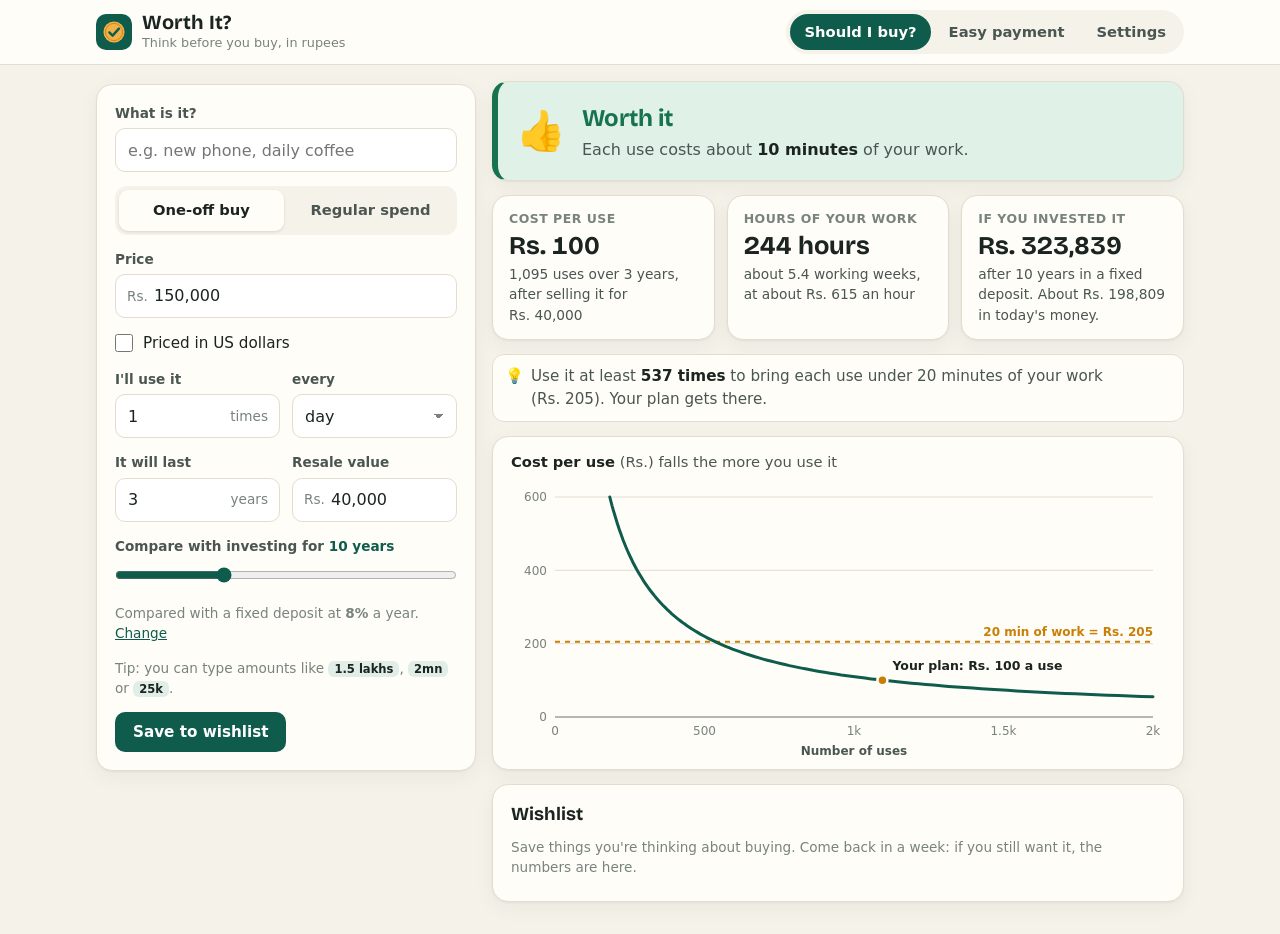
<file: worth-it/index.html>
<!doctype html>
<html lang="en">
<head>
<meta charset="utf-8">
<meta name="viewport" content="width=device-width, initial-scale=1, viewport-fit=cover">
<title>Worth It?</title>
<meta name="description" content="Should I buy it? Cost per use, hours of your work, what the money could grow to, and the true rate on easy payment plans, in rupees.">
<meta name="theme-color" content="#0f5c4c">
<link rel="manifest" href="manifest.webmanifest">
<link rel="icon" href="icon.svg" type="image/svg+xml">
<link rel="apple-touch-icon" href="icon-192.png">
<link rel="preconnect" href="https://fonts.googleapis.com">
<link rel="preconnect" href="https://fonts.gstatic.com" crossorigin>
<link rel="stylesheet" href="https://fonts.googleapis.com/css2?family=Bricolage+Grotesque:opsz,wght@12..96,500;12..96,700&display=swap">
<link rel="stylesheet" href="styles.css">
</head>
<body>
<header class="top">
  <div class="top-inner">
    <a class="brand" href="#buy">
      <img class="brand-mark" src="icon.svg" alt="" width="36" height="36">
      <span><b>Worth It?</b><small>Think before you buy, in rupees</small></span>
    </a>
    <nav class="tabs" aria-label="Sections">
      <a href="#buy" data-view="buy">Should I buy?</a>
      <a href="#emi" data-view="emi">Easy payment</a>
      <a href="#settings" data-view="settings">Settings</a>
    </nav>
  </div>
</header>

<main>
  <!-- Should I buy? -->
  <section class="view" id="view-buy" aria-labelledby="buy-h">
    <h1 class="visually-hidden" id="buy-h">Should I buy it?</h1>
    <div class="layout">
      <form class="card inputs" id="buy-form" autocomplete="off" onsubmit="return false">
        <label class="field">
          <span class="label">What is it?</span>
          <input type="text" data-bind="buy.name" placeholder="e.g. new phone, daily coffee" maxlength="60">
        </label>

        <fieldset class="seg">
          <legend class="visually-hidden">Kind of spending</legend>
          <label><input type="radio" name="kind" value="once" data-bind="buy.kind"><span>One-off buy</span></label>
          <label><input type="radio" name="kind" value="habit" data-bind="buy.kind"><span>Regular spend</span></label>
        </fieldset>

        <div id="once-fields" class="stack">
          <label class="field" id="rs-price-field">
            <span class="label">Price</span>
            <span class="affix"><i>Rs.</i><input type="text" inputmode="decimal" data-bind="buy.price" data-type="money" placeholder="150,000"></span>
          </label>
          <label class="check"><input type="checkbox" data-bind="buy.usd"> Priced in US dollars</label>
          <div id="usd-fields" class="row2">
            <label class="field">
              <span class="label">Price in dollars</span>
              <span class="affix"><i>$</i><input type="text" inputmode="decimal" data-bind="buy.usdPrice" data-type="money"></span>
            </label>
            <label class="field">
              <span class="label">Rupees per dollar</span>
              <span class="affix"><i>Rs.</i><input type="text" inputmode="decimal" data-bind="settings.usdRate" data-type="money"></span>
            </label>
          </div>
          <div class="row2">
            <label class="field">
              <span class="label">I'll use it</span>
              <span class="affix"><input type="text" inputmode="decimal" data-bind="buy.uses" data-type="money"><i>times</i></span>
            </label>
            <label class="field">
              <span class="label">every</span>
              <select data-bind="buy.per">
                <option value="day">day</option>
                <option value="week">week</option>
                <option value="month">month</option>
                <option value="year">year</option>
              </select>
            </label>
          </div>
          <div class="row2">
            <label class="field">
              <span class="label">It will last</span>
              <span class="affix"><input type="text" inputmode="decimal" data-bind="buy.years" data-type="money"><i>years</i></span>
            </label>
            <label class="field">
              <span class="label">Resale value</span>
              <span class="affix"><i>Rs.</i><input type="text" inputmode="decimal" data-bind="buy.resale" data-type="money" placeholder="0"></span>
            </label>
          </div>
        </div>

        <div id="habit-fields" class="stack">
          <label class="field">
            <span class="label">Cost each time</span>
            <span class="affix"><i>Rs.</i><input type="text" inputmode="decimal" data-bind="buy.cost" data-type="money" placeholder="500"></span>
          </label>
          <div class="row2">
            <label class="field">
              <span class="label">How often</span>
              <span class="affix"><input type="text" inputmode="decimal" data-bind="buy.times" data-type="money"><i>times</i></span>
            </label>
            <label class="field">
              <span class="label">every</span>
              <select data-bind="buy.timesPer">
                <option value="day">day</option>
                <option value="week">week</option>
                <option value="month">month</option>
              </select>
            </label>
          </div>
        </div>

        <label class="field">
          <span class="label">Compare with investing for <output id="horizon-out">10 years</output></span>
          <input type="range" min="1" max="30" step="1" data-bind="buy.horizon" data-type="range">
        </label>
        <p class="hint" id="inv-hint"></p>
        <p class="hint">Tip: you can type amounts like <kbd>1.5 lakhs</kbd>, <kbd>2mn</kbd> or <kbd>25k</kbd>.</p>
        <div class="actions">
          <button type="button" class="btn" id="save-btn">Save to wishlist</button>
          <span class="saved-msg" id="saved-msg" role="status"></span>
        </div>
      </form>

      <div class="results">
        <div class="verdict card" id="buy-verdict" aria-live="polite"></div>
        <div class="lenses" id="buy-lenses"></div>
        <ul class="notes" id="buy-notes"></ul>
        <figure class="card chart" id="buy-chart-fig">
          <figcaption id="buy-chart-cap"></figcaption>
          <svg id="buy-chart" role="img"></svg>
          <div class="legend" id="buy-legend"></div>
        </figure>
        <section class="card wishlist" aria-labelledby="wish-h">
          <h2 id="wish-h">Wishlist</h2>
          <p class="hint" id="wish-empty">Save things you're thinking about buying. Come back in a week: if you still want it, the numbers are here.</p>
          <ul id="wishlist"></ul>
        </section>
      </div>
    </div>
  </section>

  <!-- Easy payment checker -->
  <section class="view" id="view-emi" aria-labelledby="emi-h" hidden>
    <div class="layout">
      <form class="card inputs" autocomplete="off" onsubmit="return false">
        <h1 class="form-title" id="emi-h">Easy payment checker</h1>
        <p class="hint">For credit card instalment plans, "0% easy payment" offers and leases. Find out what the plan really costs.</p>
        <label class="field">
          <span class="label">Cash price</span>
          <span class="affix"><i>Rs.</i><input type="text" inputmode="decimal" data-bind="emi.cash" data-type="money"></span>
        </label>
        <div class="row2">
          <label class="field">
            <span class="label">Monthly payment</span>
            <span class="affix"><i>Rs.</i><input type="text" inputmode="decimal" data-bind="emi.monthly" data-type="money"></span>
          </label>
          <label class="field">
            <span class="label">For</span>
            <span class="affix"><input type="text" inputmode="numeric" data-bind="emi.months" data-type="money"><i>months</i></span>
          </label>
        </div>
        <label class="field">
          <span class="label">Down payment</span>
          <span class="affix"><i>Rs.</i><input type="text" inputmode="decimal" data-bind="emi.down" data-type="money" placeholder="0"></span>
        </label>
        <div class="row2">
          <label class="field">
            <span class="label">Processing or handling fee</span>
            <input type="text" inputmode="decimal" data-bind="emi.fee" data-type="money" placeholder="0">
          </label>
          <label class="field">
            <span class="label">as</span>
            <select data-bind="emi.feeUnit">
              <option value="rs">rupees</option>
              <option value="pct">% of price</option>
            </select>
          </label>
        </div>
      </form>

      <div class="results">
        <div class="verdict card" id="emi-verdict" aria-live="polite"></div>
        <div class="lenses" id="emi-lenses"></div>
        <ul class="notes" id="emi-notes"></ul>
        <section class="card explain">
          <h2>Why the flat rate looks lower</h2>
          <p>Plans and leases are often quoted at a <b>flat rate</b>: interest on the full amount for the whole term. But you pay the loan back every month, so on average you owe only about half of it. The <b>true rate</b> counts interest only on what you still owe, which is how a bank loan or fixed deposit rate works. That's the fair number to compare.</p>
        </section>
      </div>
    </div>
  </section>

  <!-- Settings -->
  <section class="view" id="view-settings" aria-labelledby="set-h" hidden>
    <div class="settings">
      <h1 class="form-title" id="set-h">Settings</h1>

      <section class="card stack">
        <h2>Your pay</h2>
        <div class="row2">
          <label class="field">
            <span class="label">Monthly take-home salary</span>
            <span class="affix"><i>Rs.</i><input type="text" inputmode="decimal" data-bind="settings.salary" data-type="money"></span>
          </label>
          <label class="field">
            <span class="label">Hours you work</span>
            <span class="affix"><input type="text" inputmode="decimal" data-bind="settings.hoursPerWeek" data-type="money"><i>a week</i></span>
          </label>
        </div>
        <p class="readout" id="set-hourly"></p>
      </section>

      <section class="card stack">
        <h2>If you invested instead</h2>
        <p class="hint">Rates in Sri Lanka change often. These are examples only: put in today's rate from your bank or the Central Bank (CBSL).</p>
        <div class="presets" id="presets"></div>
        <label class="field narrow">
          <span class="label">Expected inflation</span>
          <span class="affix"><input type="text" inputmode="decimal" data-bind="settings.inflation" data-type="money"><i>% a year</i></span>
        </label>
        <p class="readout" id="set-real"></p>
      </section>

      <section class="card stack">
        <h2>Display</h2>
        <label class="check"><input type="checkbox" data-bind="settings.lakhs"> Show big amounts in lakhs (Rs. 1.5 lakhs instead of Rs. 150,000)</label>
        <label class="field narrow">
          <span class="label">Rupees per US dollar</span>
          <span class="affix"><i>Rs.</i><input type="text" inputmode="decimal" data-bind="settings.usdRate" data-type="money"></span>
        </label>
      </section>

      <section class="card stack">
        <h2>Put it on your phone</h2>
        <p>Open this page on your phone and choose <b>Add to Home Screen</b> (Safari: the share button; Chrome: the ⋮ menu). It then opens like an app and works offline.</p>
        <p class="hint">Everything you enter stays on this device. Nothing is sent anywhere.</p>
        <div class="actions"><button type="button" class="btn ghost" id="reset-btn">Reset everything</button></div>
      </section>
    </div>
  </section>
</main>

<script src="calc.js"></script>
<script src="app.js"></script>
</body>
</html>
</file>
<file: worth-it/styles.css>
/* Worth It? — tea-estate green with a saffron accent. */
:root {
  --bg: #f5f2ea;
  --panel: #fffdf8;
  --ink: #1b2421;
  --ink-2: #4a5651;
  --ink-3: #78837e;
  --rule: #e3ddcf;
  --field: #ffffff;
  --brand: #0f5c4c;
  --brand-ink: #ffffff;
  --brand-soft: #e1eee8;
  --accent: #c97f06;
  --good: #17734f;
  --good-soft: #e0f1e8;
  --ok: #0f5c4c;
  --ok-soft: #e6efe9;
  --warn: #9a6408;
  --warn-soft: #f8ecd3;
  --bad: #a6302a;
  --bad-soft: #f8e1dd;
  --muted-line: #9aa39f;
  --focus: #0f5c4c;
  --shadow: 0 1px 2px rgba(40, 30, 10, 0.05), 0 6px 20px rgba(40, 30, 10, 0.05);
  --display: "Bricolage Grotesque", "Avenir Next", "Segoe UI", system-ui, sans-serif;
  --body: system-ui, -apple-system, "Segoe UI", Roboto, "Noto Sans", "Noto Sans Sinhala", sans-serif;
  --radius: 16px;
}
@media (prefers-color-scheme: dark) {
  :root:not([data-theme="light"]) {
    color-scheme: dark;
    --bg: #0e1412;
    --panel: #161e1b;
    --ink: #e5ebe8;
    --ink-2: #a8b3ae;
    --ink-3: #7c8883;
    --rule: #28322e;
    --field: #101714;
    --brand: #5fc7a7;
    --brand-ink: #062019;
    --brand-soft: #173a31;
    --accent: #f0b14a;
    --good: #63c99f;
    --good-soft: #15332a;
    --ok: #5fc7a7;
    --ok-soft: #172b25;
    --warn: #e8b660;
    --warn-soft: #3a2f1a;
    --bad: #f08a78;
    --bad-soft: #3d201c;
    --muted-line: #6d7a75;
    --focus: #5fc7a7;
    --shadow: none;
  }
}
:root[data-theme="dark"] {
  color-scheme: dark;
  --bg: #0e1412;
  --panel: #161e1b;
  --ink: #e5ebe8;
  --ink-2: #a8b3ae;
  --ink-3: #7c8883;
  --rule: #28322e;
  --field: #101714;
  --brand: #5fc7a7;
  --brand-ink: #062019;
  --brand-soft: #173a31;
  --accent: #f0b14a;
  --good: #63c99f;
  --good-soft: #15332a;
  --ok: #5fc7a7;
  --ok-soft: #172b25;
  --warn: #e8b660;
  --warn-soft: #3a2f1a;
  --bad: #f08a78;
  --bad-soft: #3d201c;
  --muted-line: #6d7a75;
  --focus: #5fc7a7;
  --shadow: none;
}

*, *::before, *::after { box-sizing: border-box; }
html { -webkit-text-size-adjust: 100%; }
body {
  margin: 0;
  background: var(--bg);
  color: var(--ink);
  font: 400 16px/1.5 var(--body);
}
[hidden] { display: none !important; }
a { color: var(--brand); }
:focus-visible { outline: 2px solid var(--focus); outline-offset: 2px; border-radius: 4px; }
h1, h2 { font-family: var(--display); font-weight: 700; margin: 0; text-wrap: balance; }
h2 { font-size: 1.15rem; }
p { margin: 0; }
.visually-hidden { position: absolute; width: 1px; height: 1px; overflow: hidden; clip: rect(0 0 0 0); white-space: nowrap; }
kbd { font: 600 0.85em var(--body); background: var(--brand-soft); color: var(--ink); padding: 1px 6px; border-radius: 6px; }

/* ---------- header ---------- */
.top {
  background: var(--panel);
  border-bottom: 1px solid var(--rule);
  padding: env(safe-area-inset-top) 0 0;
  position: sticky;
  top: 0;
  z-index: 5;
}
.top-inner {
  max-width: 1120px;
  margin: 0 auto;
  padding: 10px 16px;
  display: flex;
  flex-wrap: wrap;
  align-items: center;
  gap: 10px 24px;
}
.brand { display: flex; align-items: center; gap: 10px; text-decoration: none; color: var(--ink); }
.brand-mark { width: 36px; height: 36px; border-radius: 10px; display: block; }
.brand b { font: 700 1.25rem/1.1 var(--display); display: block; }
.brand small { color: var(--ink-3); font-size: 0.8rem; display: block; }
.tabs { display: flex; gap: 4px; background: var(--bg); padding: 4px; border-radius: 999px; margin-left: auto; }
.tabs a {
  text-decoration: none;
  color: var(--ink-2);
  font-weight: 600;
  font-size: 0.92rem;
  padding: 7px 14px;
  border-radius: 999px;
  white-space: nowrap;
}
.tabs a:hover { color: var(--ink); }
.tabs a[aria-current="page"] { background: var(--brand); color: var(--brand-ink); }
@media (max-width: 560px) {
  .tabs { margin-left: 0; width: 100%; }
  .tabs a { flex: 1; text-align: center; padding: 8px 6px; font-size: 0.88rem; }
}

/* ---------- layout ---------- */
main { max-width: 1120px; margin: 0 auto; padding: 16px 16px calc(32px + env(safe-area-inset-bottom)); }
.layout { display: grid; gap: 16px; grid-template-columns: minmax(0, 1fr); }
@media (min-width: 900px) {
  .layout { grid-template-columns: minmax(320px, 380px) minmax(0, 1fr); align-items: start; }
  .inputs { position: sticky; top: 84px; }
}
.card {
  background: var(--panel);
  border: 1px solid var(--rule);
  border-radius: var(--radius);
  box-shadow: var(--shadow);
}
.inputs { padding: 18px; display: grid; gap: 14px; }
.stack { display: grid; gap: 14px; }
.results { display: grid; gap: 14px; min-width: 0; }
.results > *, .wishlist > *, .inputs > * { min-width: 0; }
.form-title { font-size: 1.4rem; }
.settings { max-width: 720px; margin: 0 auto; display: grid; gap: 14px; }
.settings > .card { padding: 18px; }

/* ---------- fields ---------- */
.field { display: grid; gap: 5px; min-width: 0; }
.field.narrow { max-width: 280px; }
.label { font-size: 0.85rem; font-weight: 600; color: var(--ink-2); }
.label output { color: var(--brand); }
input[type="text"], select {
  width: 100%;
  min-width: 0;
  height: 44px;
  font: 500 16px var(--body);
  color: var(--ink);
  background: var(--field);
  border: 1px solid var(--rule);
  border-radius: 10px;
  padding: 0 12px;
}
select { appearance: none; background-image: linear-gradient(45deg, transparent 50%, var(--ink-3) 50%), linear-gradient(135deg, var(--ink-3) 50%, transparent 50%); background-position: calc(100% - 17px) 19px, calc(100% - 12px) 19px; background-size: 5px 5px; background-repeat: no-repeat; padding-right: 30px; }
input[type="text"]:focus, select:focus { border-color: var(--brand); outline: none; box-shadow: 0 0 0 3px var(--brand-soft); }
input[aria-invalid] { border-color: var(--bad); box-shadow: 0 0 0 3px var(--bad-soft); }
.affix { display: flex; align-items: center; position: relative; }
.affix i {
  font-style: normal;
  font-size: 0.85rem;
  color: var(--ink-3);
  position: absolute;
  pointer-events: none;
}
.affix i:first-child { left: 12px; }
.affix i:last-child:not(:first-child) { right: 12px; }
.affix i:first-child + input { padding-left: 38px; }
.affix input:has(+ i) { padding-right: 62px; }
.row2 { display: grid; grid-template-columns: 1fr 1fr; gap: 12px; }
.check { display: flex; gap: 10px; align-items: flex-start; font-size: 0.95rem; cursor: pointer; }
.check input { width: 18px; height: 18px; margin: 2px 0 0; accent-color: var(--brand); flex: none; }
input[type="range"] { width: 100%; accent-color: var(--brand); height: 28px; margin: 0; }
.hint { color: var(--ink-3); font-size: 0.85rem; }

.seg { border: 0; padding: 4px; margin: 0; display: grid; grid-template-columns: 1fr 1fr; gap: 4px; background: var(--bg); border-radius: 12px; }
.seg label { position: relative; cursor: pointer; }
.seg input { position: absolute; opacity: 0; inset: 0; margin: 0; cursor: pointer; }
.seg span { display: block; text-align: center; padding: 9px 6px; border-radius: 9px; font-weight: 600; font-size: 0.92rem; color: var(--ink-2); }
.seg input:checked + span { background: var(--panel); color: var(--ink); box-shadow: 0 1px 3px rgba(0, 0, 0, 0.12); }
.seg input:focus-visible + span { outline: 2px solid var(--focus); outline-offset: 1px; }

.actions { display: flex; align-items: center; gap: 12px; flex-wrap: wrap; }
.btn {
  font: 600 0.95rem var(--body);
  background: var(--brand);
  color: var(--brand-ink);
  border: 0;
  border-radius: 10px;
  padding: 11px 18px;
  cursor: pointer;
}
.btn:hover { filter: brightness(1.08); }
.btn.ghost { background: transparent; color: var(--brand); border: 1px solid var(--rule); }
.btn.ghost:hover { background: var(--brand-soft); filter: none; }
.btn.small { padding: 6px 10px; font-size: 0.85rem; }
.saved-msg { color: var(--good); font-weight: 600; font-size: 0.9rem; }

/* ---------- results ---------- */
.verdict { display: flex; gap: 16px; align-items: center; padding: 18px 20px; border-left: 6px solid var(--ink-3); }
.verdict-emoji { font-size: 2.4rem; line-height: 1; }
.verdict h2 { font-size: 1.5rem; }
.verdict p { color: var(--ink-2); margin-top: 2px; }
.verdict b { color: var(--ink); }
.lvl-good { background: var(--good-soft); border-left-color: var(--good); }
.lvl-good h2 { color: var(--good); }
.lvl-ok { background: var(--ok-soft); border-left-color: var(--ok); }
.lvl-ok h2 { color: var(--ok); }
.lvl-warn { background: var(--warn-soft); border-left-color: var(--warn); }
.lvl-warn h2 { color: var(--warn); }
.lvl-bad { background: var(--bad-soft); border-left-color: var(--bad); }
.lvl-bad h2 { color: var(--bad); }
.lvl-none { border-left-color: var(--rule); }

.lenses { display: grid; gap: 12px; grid-template-columns: repeat(auto-fit, minmax(190px, 1fr)); }
.lens { padding: 14px 16px; display: grid; align-content: start; gap: 2px; }
.lens-label { font-size: 0.78rem; font-weight: 700; letter-spacing: 0.04em; text-transform: uppercase; color: var(--ink-3); }
.lens-value { font: 700 1.6rem/1.2 var(--display); font-variant-numeric: tabular-nums; color: var(--ink); overflow-wrap: anywhere; }
.lens-sub { font-size: 0.86rem; color: var(--ink-2); }

.notes { list-style: none; margin: 0; padding: 0; display: grid; gap: 8px; }
.notes:empty { display: none; }
.notes li { padding: 10px 14px 10px 38px; position: relative; color: var(--ink-2); font-size: 0.95rem; background: var(--panel); border: 1px solid var(--rule); border-radius: 12px; }
.notes li::before { content: "💡"; position: absolute; left: 12px; top: 10px; }
.notes b { color: var(--ink); }
.bad-text { color: var(--bad); font-weight: 600; }

/* ---------- chart ---------- */
.chart { margin: 0; padding: 14px 14px 10px; }
.chart figcaption { font-size: 0.92rem; color: var(--ink-2); margin: 0 4px 6px; }
.chart figcaption b { color: var(--ink); }
.chart svg { display: block; width: 100%; max-width: 100%; height: auto; overflow: visible; }
.chart .grid { stroke: var(--rule); stroke-width: 1; }
.chart .axis { stroke: var(--ink-3); stroke-width: 1; }
.chart .tick { fill: var(--ink-3); font: 500 12px var(--body); font-variant-numeric: tabular-nums; }
.chart .axis-title { fill: var(--ink-2); font: 600 12px var(--body); }
.chart .line { fill: none; stroke-width: 3; stroke-linecap: round; stroke-linejoin: round; }
.chart .s-brand { stroke: var(--brand); }
.chart .s-muted { stroke: var(--muted-line); stroke-dasharray: 6 5; stroke-width: 2.5; }
.chart .target { stroke: var(--accent); stroke-width: 2; stroke-dasharray: 5 5; }
.chart .target-label { fill: var(--accent); font: 600 12px var(--body); }
.chart .marker { fill: var(--accent); stroke: var(--panel); stroke-width: 2.5; }
.chart .marker-label { fill: var(--ink); font: 700 12.5px var(--body); paint-order: stroke; stroke: var(--panel); stroke-width: 4px; stroke-linejoin: round; }
.legend { display: flex; flex-wrap: wrap; gap: 6px 18px; font-size: 0.86rem; color: var(--ink-2); margin: 4px 4px 2px; }
.legend:empty { display: none; }
.legend span { display: inline-flex; align-items: center; gap: 8px; }
.sw { display: inline-block; width: 18px; height: 0; border-top: 3px solid var(--brand); }
.sw.s-muted { border-top: 3px dashed var(--muted-line); }

/* ---------- wishlist ---------- */
.wishlist { padding: 16px 18px; display: grid; gap: 8px; }
.wishlist ul { list-style: none; margin: 0; padding: 0; display: grid; grid-template-columns: minmax(0, 1fr); gap: 4px; }
.wishlist li { display: flex; align-items: center; gap: 10px; padding: 8px 0; border-top: 1px solid var(--rule); }
.wishlist li:first-child { border-top: 0; }
.wish-emoji { font-size: 1.4rem; width: 28px; text-align: center; flex: none; }
.wish-main { flex: 1; min-width: 0; }
.wish-main b, .wish-main small { display: block; overflow: hidden; text-overflow: ellipsis; white-space: nowrap; }
.wish-main small { color: var(--ink-3); font-size: 0.84rem; }

/* ---------- easy payment explainer ---------- */
.explain { padding: 16px 18px; display: grid; gap: 6px; }
.explain p { color: var(--ink-2); font-size: 0.95rem; }

/* ---------- settings ---------- */
.readout { background: var(--brand-soft); border-radius: 10px; padding: 10px 14px; font-size: 0.95rem; }
.presets { display: grid; gap: 8px; }
.preset { display: flex; align-items: center; gap: 12px; padding: 10px 12px; border: 1px solid var(--rule); border-radius: 12px; }
.preset:has(input[type="radio"]:checked) { border-color: var(--brand); background: var(--brand-soft); }
.preset-pick { flex: 1; display: flex; gap: 10px; align-items: flex-start; cursor: pointer; min-width: 0; }
.preset-pick input { width: 18px; height: 18px; margin: 2px 0 0; accent-color: var(--brand); flex: none; }
.preset-pick b { display: block; font-size: 0.95rem; }
.preset-pick small { display: block; color: var(--ink-3); font-size: 0.82rem; }
.preset .rate { width: 92px; flex: none; }
.preset .rate input { padding-right: 28px; text-align: right; }
.preset .rate i { right: 10px; }

@media (max-width: 380px) {
  .row2 { gap: 8px; }
  .verdict { padding: 16px; gap: 12px; }
  .verdict h2 { font-size: 1.3rem; }
}
</file>
